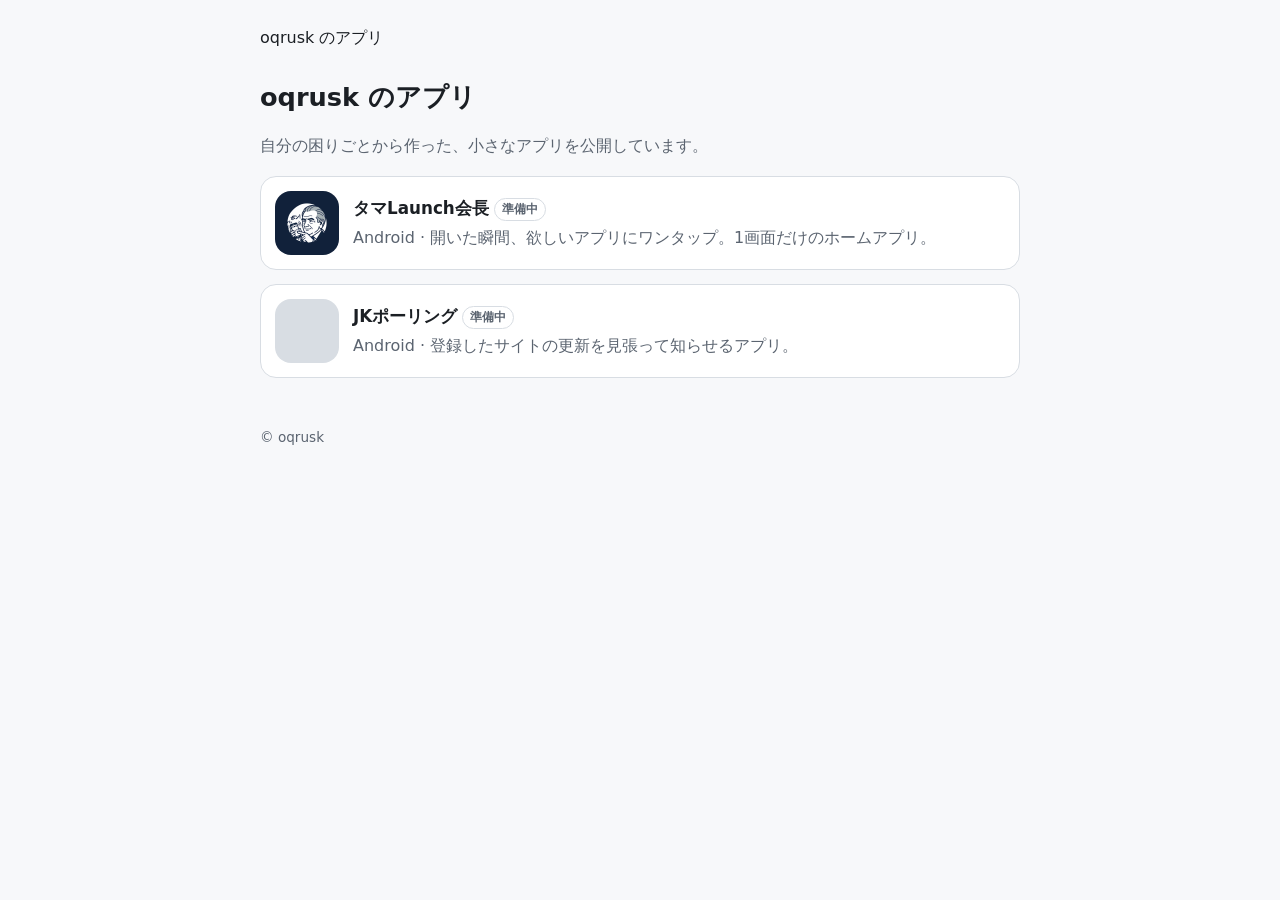
<file: index.html>
<!doctype html>
<html lang="ja"><head><meta charset="utf-8"><meta name="viewport" content="width=device-width,initial-scale=1">
<title>oqrusk のアプリ</title><link rel="stylesheet" href="style.css"></head>
<body><main>
<header class="site"><a href="">oqrusk のアプリ</a></header>
<h1>oqrusk のアプリ</h1><p class="lead">自分の困りごとから作った、小さなアプリを公開しています。</p><div class="cards"><a class="card" href="launcher/"><img src="assets/launcher-icon.png" alt=""><div><div class="name">タマLaunch会長<span class="badge">準備中</span></div><div class="muted">Android · 開いた瞬間、欲しいアプリにワンタップ。1画面だけのホームアプリ。</div></div></a>
<a class="card" href="jk-polling/"><div class="icon"></div><div><div class="name">JKポーリング<span class="badge">準備中</span></div><div class="muted">Android · 登録したサイトの更新を見張って知らせるアプリ。</div></div></a></div>
<footer>© oqrusk</footer>
</main></body></html>
</file>
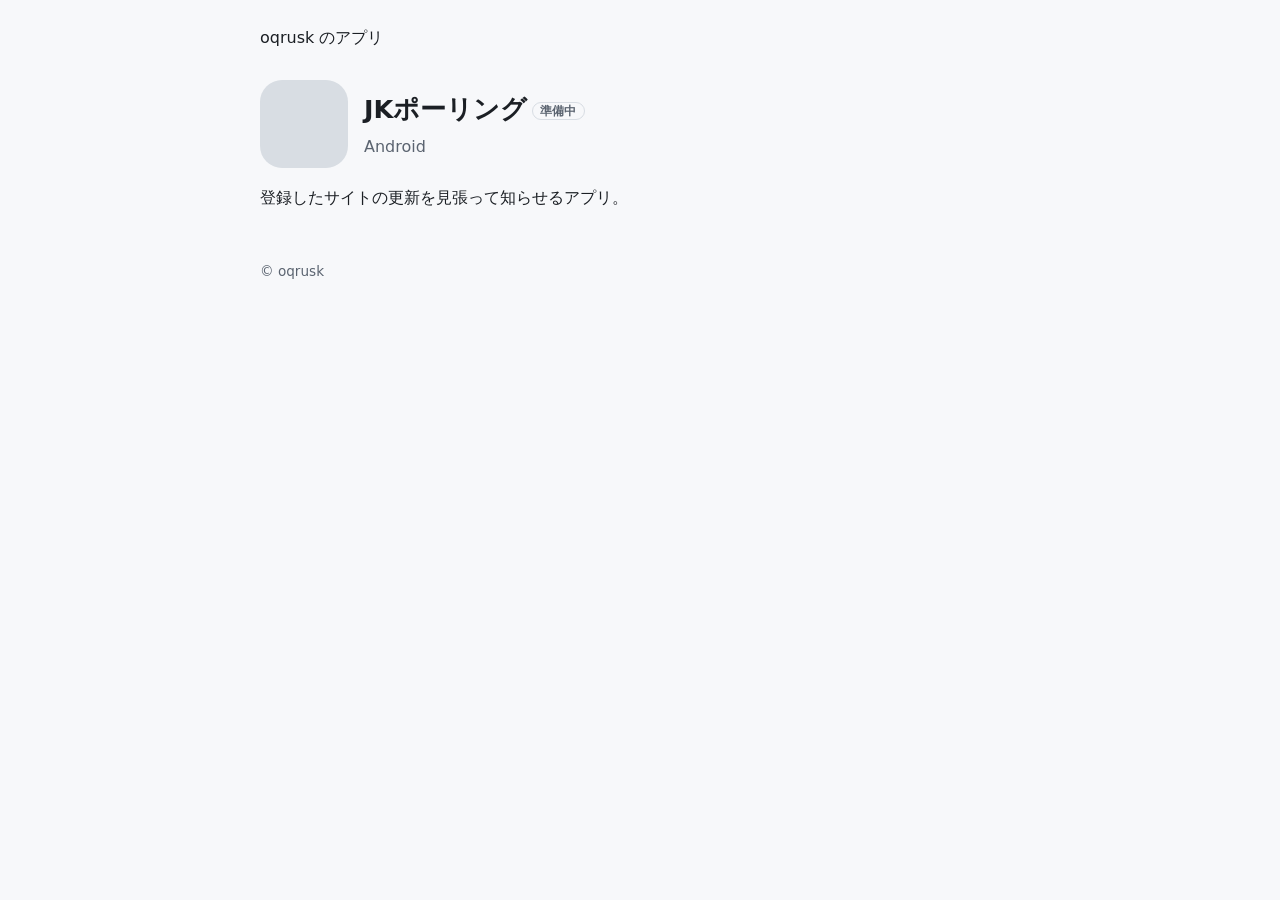
<file: jk-polling/index.html>
<!doctype html>
<html lang="ja"><head><meta charset="utf-8"><meta name="viewport" content="width=device-width,initial-scale=1">
<title>JKポーリング</title><link rel="stylesheet" href="../style.css"></head>
<body><main>
<header class="site"><a href="../">oqrusk のアプリ</a></header>
<div class="apphead"><div class="icon"></div><div><h1>JKポーリング<span class="badge">準備中</span></h1><div class="muted">Android</div></div></div><p>登録したサイトの更新を見張って知らせるアプリ。</p>
<footer>© oqrusk</footer>
</main></body></html>
</file>
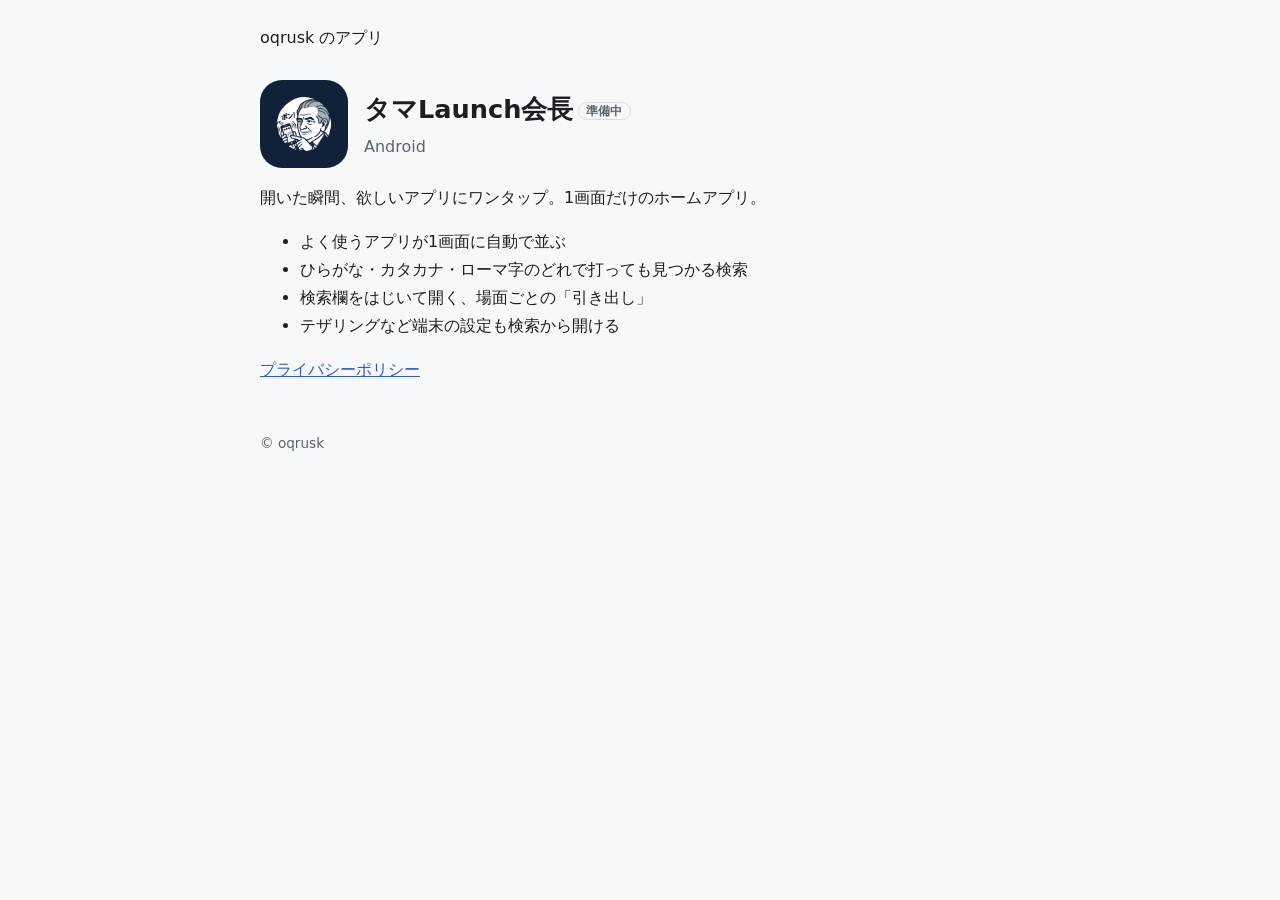
<file: launcher/index.html>
<!doctype html>
<html lang="ja"><head><meta charset="utf-8"><meta name="viewport" content="width=device-width,initial-scale=1">
<title>タマLaunch会長</title><link rel="stylesheet" href="../style.css"></head>
<body><main>
<header class="site"><a href="../">oqrusk のアプリ</a></header>
<div class="apphead"><img src="../assets/launcher-icon.png" alt=""><div><h1>タマLaunch会長<span class="badge">準備中</span></h1><div class="muted">Android</div></div></div><p>開いた瞬間、欲しいアプリにワンタップ。1画面だけのホームアプリ。</p><ul><li>よく使うアプリが1画面に自動で並ぶ</li><li>ひらがな・カタカナ・ローマ字のどれで打っても見つかる検索</li><li>検索欄をはじいて開く、場面ごとの「引き出し」</li><li>テザリングなど端末の設定も検索から開ける</li></ul><p><a href="privacy/">プライバシーポリシー</a></p>
<footer>© oqrusk</footer>
</main></body></html>
</file>
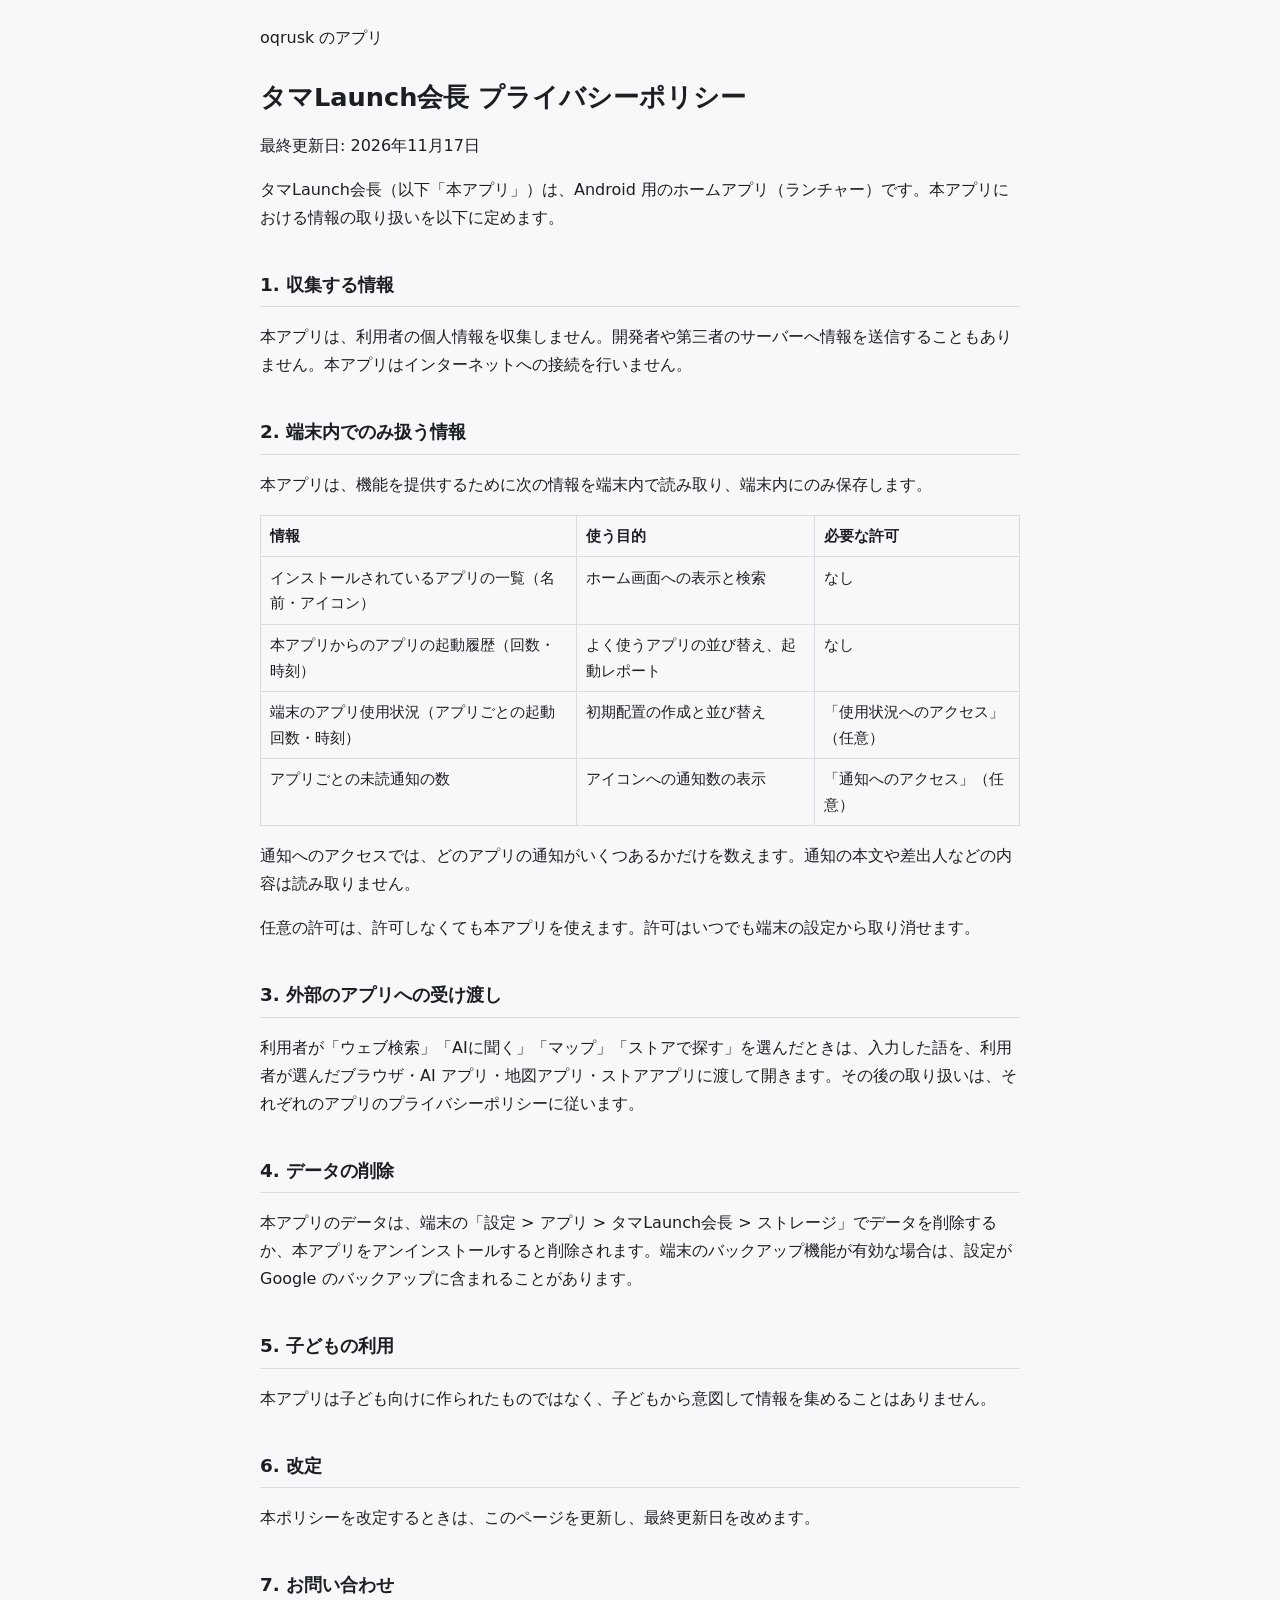
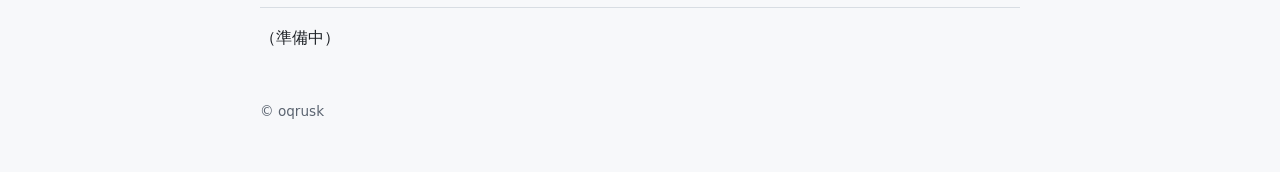
<file: launcher/privacy/index.html>
<!doctype html>
<html lang="ja"><head><meta charset="utf-8"><meta name="viewport" content="width=device-width,initial-scale=1">
<title>タマLaunch会長 プライバシーポリシー</title><link rel="stylesheet" href="../../style.css"></head>
<body><main>
<header class="site"><a href="../../">oqrusk のアプリ</a></header>
<h1>タマLaunch会長 プライバシーポリシー</h1>
<p>最終更新日: 2026年11月17日</p>
<p>タマLaunch会長（以下「本アプリ」）は、Android 用のホームアプリ（ランチャー）です。本アプリにおける情報の取り扱いを以下に定めます。</p>
<h2>1. 収集する情報</h2>
<p>本アプリは、利用者の個人情報を収集しません。開発者や第三者のサーバーへ情報を送信することもありません。本アプリはインターネットへの接続を行いません。</p>
<h2>2. 端末内でのみ扱う情報</h2>
<p>本アプリは、機能を提供するために次の情報を端末内で読み取り、端末内にのみ保存します。</p>
<table>
<thead>
<tr>
<th>情報</th>
<th>使う目的</th>
<th>必要な許可</th>
</tr>
</thead>
<tbody>
<tr>
<td>インストールされているアプリの一覧（名前・アイコン）</td>
<td>ホーム画面への表示と検索</td>
<td>なし</td>
</tr>
<tr>
<td>本アプリからのアプリの起動履歴（回数・時刻）</td>
<td>よく使うアプリの並び替え、起動レポート</td>
<td>なし</td>
</tr>
<tr>
<td>端末のアプリ使用状況（アプリごとの起動回数・時刻）</td>
<td>初期配置の作成と並び替え</td>
<td>「使用状況へのアクセス」（任意）</td>
</tr>
<tr>
<td>アプリごとの未読通知の数</td>
<td>アイコンへの通知数の表示</td>
<td>「通知へのアクセス」（任意）</td>
</tr>
</tbody>
</table>
<p>通知へのアクセスでは、どのアプリの通知がいくつあるかだけを数えます。通知の本文や差出人などの内容は読み取りません。</p>
<p>任意の許可は、許可しなくても本アプリを使えます。許可はいつでも端末の設定から取り消せます。</p>
<h2>3. 外部のアプリへの受け渡し</h2>
<p>利用者が「ウェブ検索」「AIに聞く」「マップ」「ストアで探す」を選んだときは、入力した語を、利用者が選んだブラウザ・AI アプリ・地図アプリ・ストアアプリに渡して開きます。その後の取り扱いは、それぞれのアプリのプライバシーポリシーに従います。</p>
<h2>4. データの削除</h2>
<p>本アプリのデータは、端末の「設定 &gt; アプリ &gt; タマLaunch会長 &gt; ストレージ」でデータを削除するか、本アプリをアンインストールすると削除されます。端末のバックアップ機能が有効な場合は、設定が Google のバックアップに含まれることがあります。</p>
<h2>5. 子どもの利用</h2>
<p>本アプリは子ども向けに作られたものではなく、子どもから意図して情報を集めることはありません。</p>
<h2>6. 改定</h2>
<p>本ポリシーを改定するときは、このページを更新し、最終更新日を改めます。</p>
<h2>7. お問い合わせ</h2>
<p>（準備中）</p>
<footer>© oqrusk</footer>
</main></body></html>
</file>
<file: style.css>
:root{--bg:#f7f8fa;--card:#fff;--fg:#1b1f24;--muted:#5b6470;--line:#d8dde3;--accent:#2f5bd3}
@media (prefers-color-scheme:dark){:root{--bg:#0d1828;--card:#11213a;--fg:#eef2f8;--muted:#b4c0d3;--line:#2c3d5a;--accent:#8fb0ff}}
*{box-sizing:border-box}
body{background:var(--bg);color:var(--fg);font-family:system-ui,-apple-system,"Hiragino Sans","Noto Sans JP",sans-serif;line-height:1.75;margin:0;padding:24px 16px 48px}
main{max-width:760px;margin:0 auto}
a{color:var(--accent)}
header.site{margin-bottom:28px} header.site a{color:inherit;text-decoration:none}
h1{font-size:1.6rem;line-height:1.4;margin:.2em 0} h2{font-size:1.15rem;margin-top:2em;border-bottom:1px solid var(--line);padding-bottom:.3em}
.lead,.muted{color:var(--muted)}
.cards{display:grid;gap:14px}
.card{display:flex;gap:14px;align-items:center;background:var(--card);border:1px solid var(--line);border-radius:16px;padding:14px;color:inherit;text-decoration:none}
.card img,.icon{width:64px;height:64px;border-radius:16px;flex:none;background:var(--line)}
.card .name{font-weight:700;font-size:1.05rem}
.badge{display:inline-block;font-size:.75rem;border:1px solid var(--line);border-radius:999px;padding:0 .6em;margin-left:.4em;color:var(--muted);vertical-align:middle}
.apphead{display:flex;gap:16px;align-items:center}
.apphead img,.apphead .icon{width:88px;height:88px;border-radius:22px}
table{border-collapse:collapse;width:100%;font-size:.92rem;display:block;overflow-x:auto}
th,td{border:1px solid var(--line);padding:.5em .6em;text-align:left;vertical-align:top}
footer{margin-top:48px;font-size:.85rem;color:var(--muted)}
</file>
